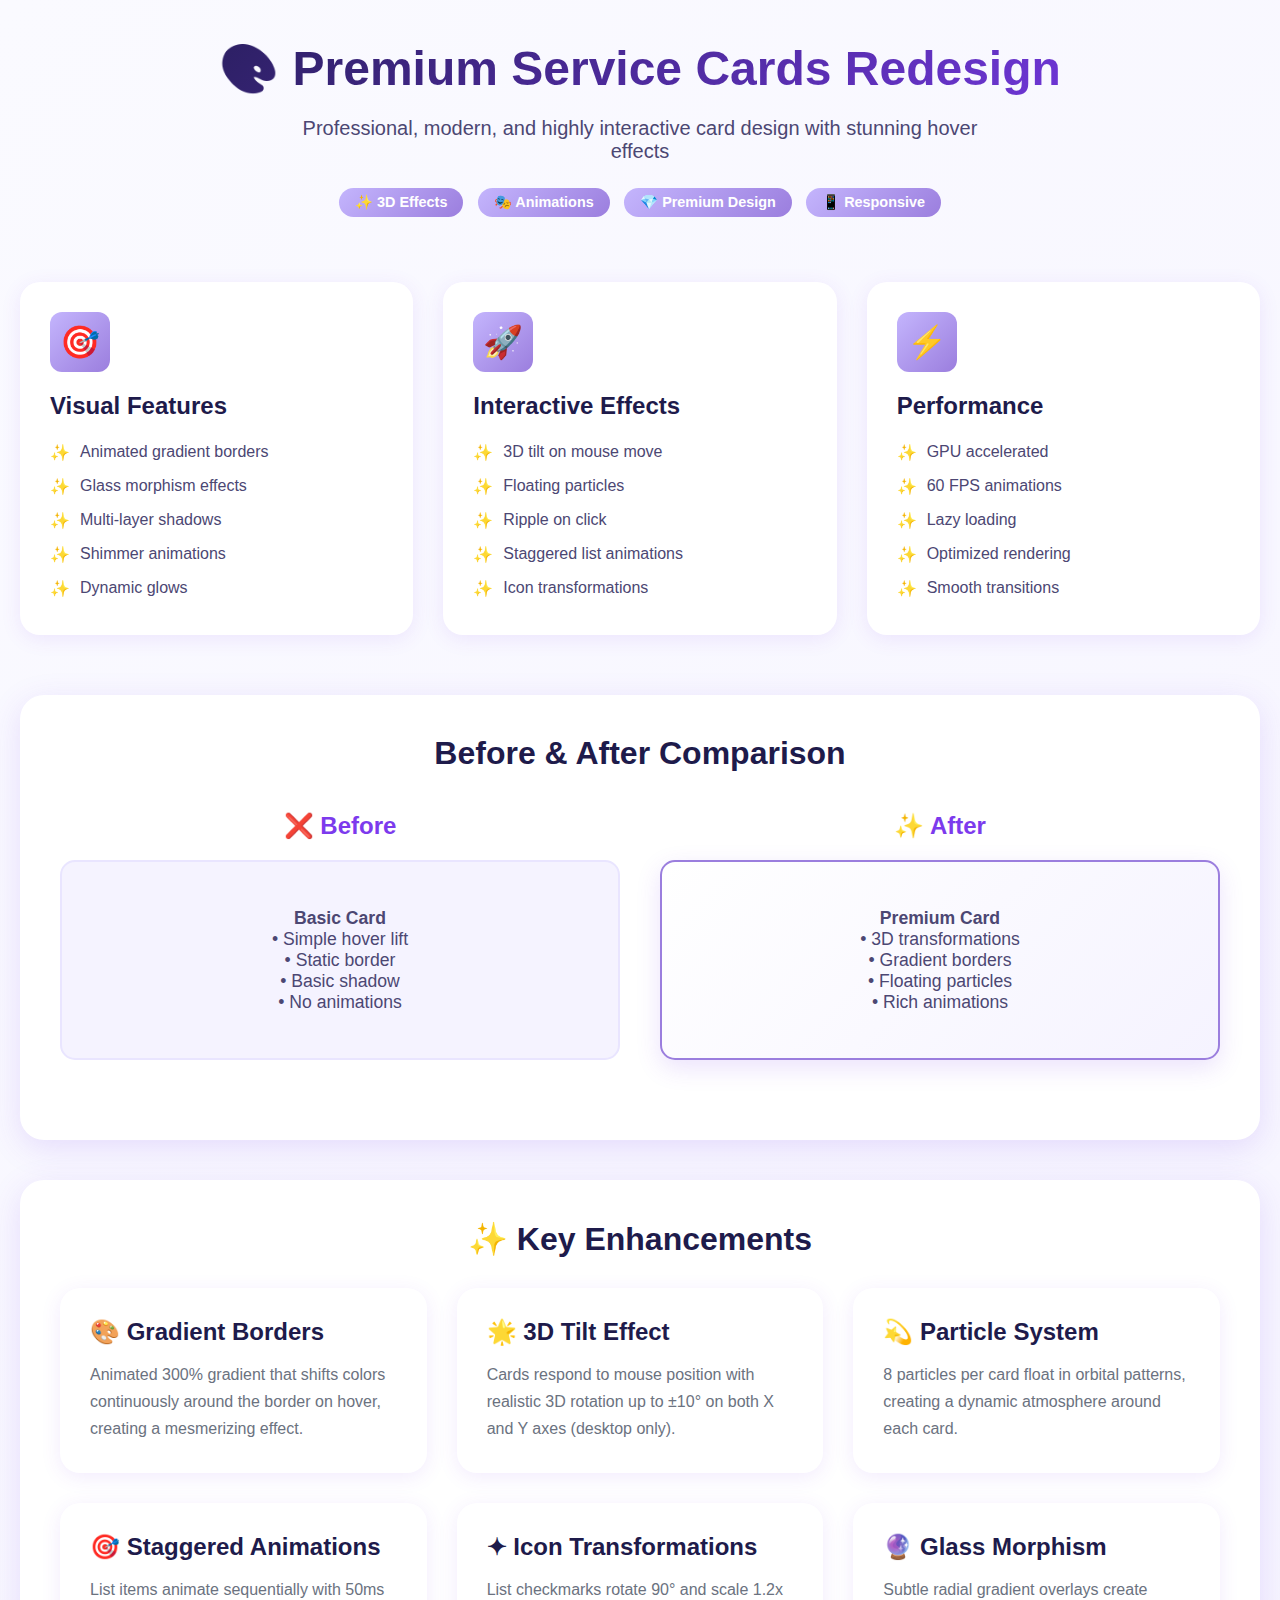
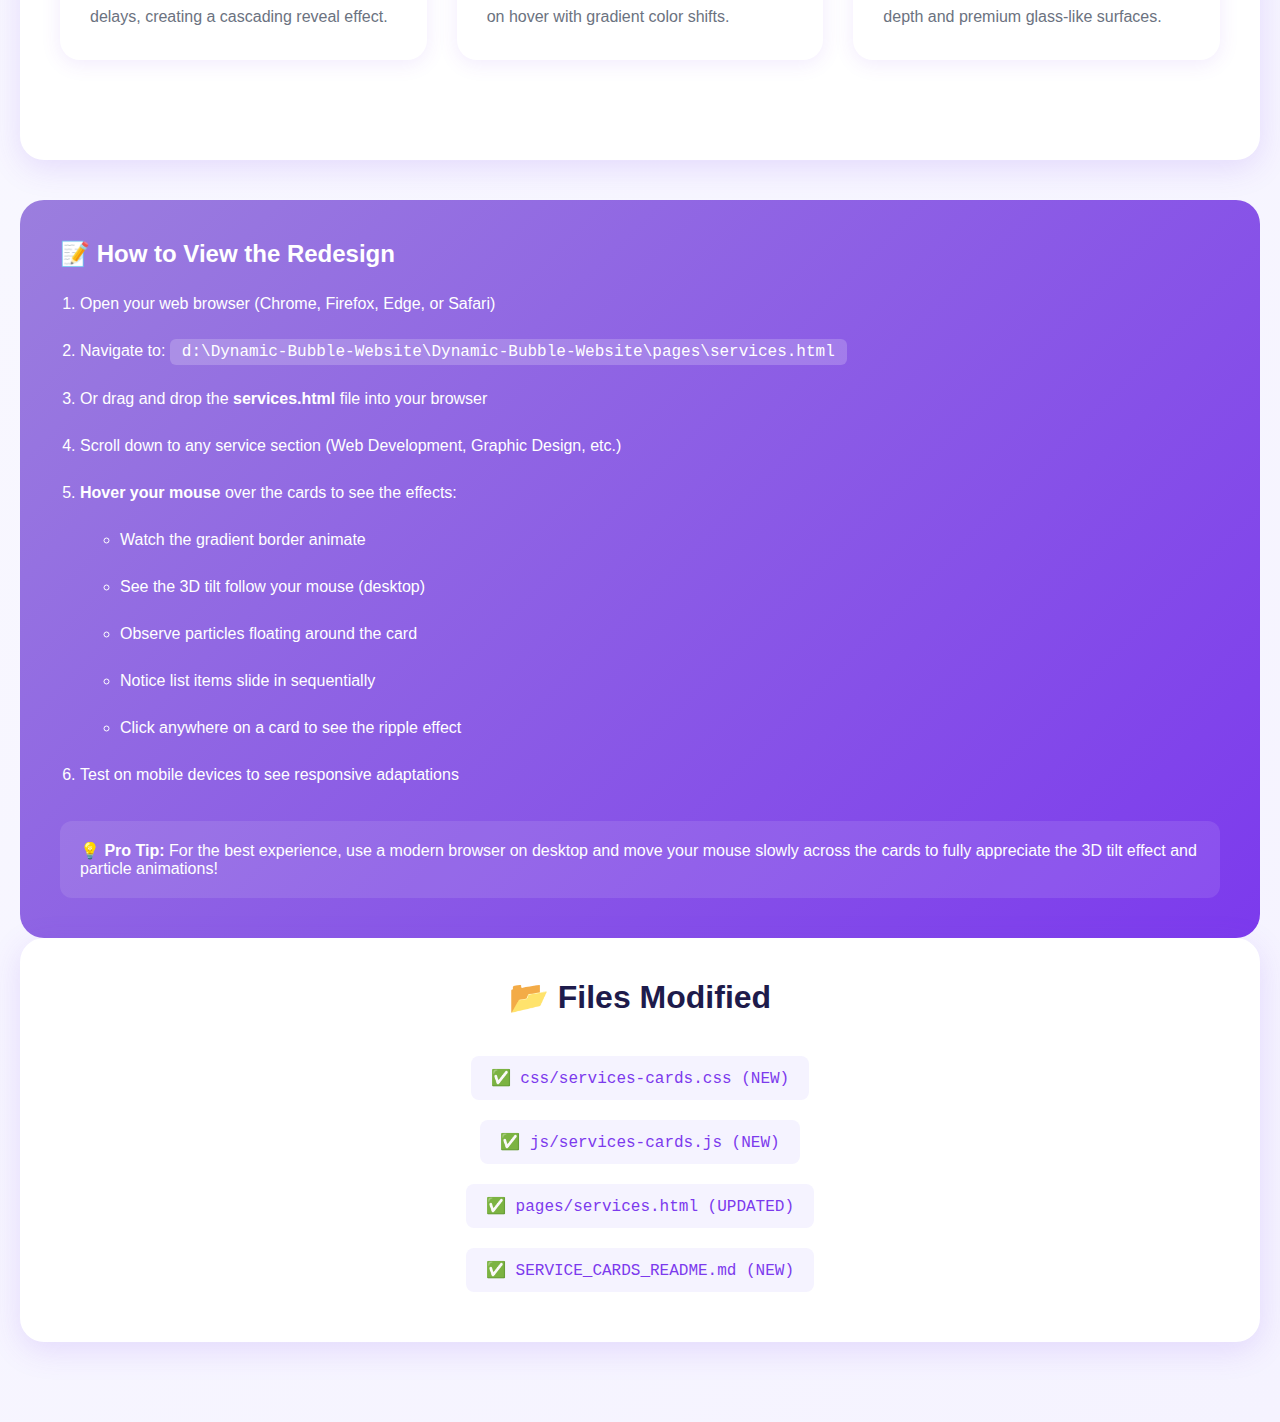
<file: SERVICE_CARDS_PREVIEW.html>
<!DOCTYPE html>
<html lang="en">

<head>
    <meta charset="UTF-8">
    <meta name="viewport" content="width=device-width, initial-scale=1.0">
    <title>Service Cards Redesign - Preview</title>
    <style>
        * {
            margin: 0;
            padding: 0;
            box-sizing: border-box;
        }

        body {
            font-family: 'Inter', -apple-system, BlinkMacSystemFont, 'Segoe UI', sans-serif;
            background: linear-gradient(135deg, #FAFAFF 0%, #F5F3FF 100%);
            padding: 40px 20px;
            min-height: 100vh;
        }

        .container {
            max-width: 1400px;
            margin: 0 auto;
        }

        .header {
            text-align: center;
            margin-bottom: 60px;
        }

        .header h1 {
            font-size: 3rem;
            background: linear-gradient(135deg, #1E1B4B 0%, #7C3AED 100%);
            -webkit-background-clip: text;
            -webkit-text-fill-color: transparent;
            background-clip: text;
            margin-bottom: 20px;
        }

        .header p {
            font-size: 1.25rem;
            color: #4C4773;
            max-width: 700px;
            margin: 0 auto;
        }

        .feature-grid {
            display: grid;
            grid-template-columns: repeat(auto-fit, minmax(300px, 1fr));
            gap: 30px;
            margin-bottom: 60px;
        }

        .feature-card {
            background: white;
            padding: 30px;
            border-radius: 20px;
            box-shadow: 0 4px 20px rgba(124, 58, 237, 0.1);
            transition: transform 0.3s ease, box-shadow 0.3s ease;
        }

        .feature-card:hover {
            transform: translateY(-8px);
            box-shadow: 0 12px 40px rgba(124, 58, 237, 0.2);
        }

        .feature-icon {
            width: 60px;
            height: 60px;
            background: linear-gradient(135deg, #C4B5FD 0%, #9B7EDE 100%);
            border-radius: 12px;
            display: flex;
            align-items: center;
            justify-content: center;
            font-size: 2rem;
            margin-bottom: 20px;
        }

        .feature-card h3 {
            color: #1E1B4B;
            font-size: 1.5rem;
            margin-bottom: 15px;
        }

        .feature-card p {
            color: #6B7280;
            line-height: 1.7;
        }

        .feature-card ul {
            list-style: none;
            margin-top: 15px;
        }

        .feature-card li {
            color: #4C4773;
            padding: 8px 0;
            padding-left: 30px;
            position: relative;
        }

        .feature-card li::before {
            content: '✨';
            position: absolute;
            left: 0;
        }

        .demo-section {
            background: white;
            padding: 40px;
            border-radius: 24px;
            box-shadow: 0 8px 32px rgba(124, 58, 237, 0.15);
            margin-bottom: 40px;
        }

        .demo-section h2 {
            color: #1E1B4B;
            font-size: 2rem;
            margin-bottom: 30px;
            text-align: center;
        }

        .comparison {
            display: grid;
            grid-template-columns: 1fr 1fr;
            gap: 40px;
            margin: 40px 0;
        }

        .comparison-item {
            text-align: center;
        }

        .comparison-item h3 {
            color: #7C3AED;
            margin-bottom: 20px;
            font-size: 1.5rem;
        }

        .comparison-box {
            background: #F5F3FF;
            padding: 30px;
            border-radius: 15px;
            min-height: 200px;
            display: flex;
            align-items: center;
            justify-content: center;
            font-size: 1.1rem;
            color: #4C4773;
        }

        .old-style {
            border: 2px solid #E9E5FF;
        }

        .new-style {
            border: 2px solid #9B7EDE;
            background: linear-gradient(135deg, #ffffff 0%, #F5F3FF 100%);
            box-shadow: 0 8px 24px rgba(124, 58, 237, 0.15);
        }

        .instructions {
            background: linear-gradient(135deg, #9B7EDE 0%, #7C3AED 100%);
            color: white;
            padding: 40px;
            border-radius: 24px;
            margin-top: 40px;
        }

        .instructions h2 {
            margin-bottom: 20px;
        }

        .instructions ol {
            margin-left: 20px;
            line-height: 2;
        }

        .instructions li {
            margin-bottom: 15px;
        }

        code {
            background: rgba(255, 255, 255, 0.2);
            padding: 4px 12px;
            border-radius: 6px;
            font-family: 'Courier New', monospace;
        }

        .badge {
            display: inline-block;
            background: linear-gradient(135deg, #C4B5FD 0%, #9B7EDE 100%);
            color: white;
            padding: 6px 16px;
            border-radius: 20px;
            font-size: 0.9rem;
            font-weight: 600;
            margin: 5px;
        }

        @media (max-width: 768px) {
            .comparison {
                grid-template-columns: 1fr;
            }

            .header h1 {
                font-size: 2rem;
            }
        }
    </style>
</head>

<body>
    <div class="container">
        <div class="header">
            <h1>🎨 Premium Service Cards Redesign</h1>
            <p>Professional, modern, and highly interactive card design with stunning hover effects</p>
            <div style="margin-top: 20px;">
                <span class="badge">✨ 3D Effects</span>
                <span class="badge">🎭 Animations</span>
                <span class="badge">💎 Premium Design</span>
                <span class="badge">📱 Responsive</span>
            </div>
        </div>

        <div class="feature-grid">
            <div class="feature-card">
                <div class="feature-icon">🎯</div>
                <h3>Visual Features</h3>
                <ul>
                    <li>Animated gradient borders</li>
                    <li>Glass morphism effects</li>
                    <li>Multi-layer shadows</li>
                    <li>Shimmer animations</li>
                    <li>Dynamic glows</li>
                </ul>
            </div>

            <div class="feature-card">
                <div class="feature-icon">🚀</div>
                <h3>Interactive Effects</h3>
                <ul>
                    <li>3D tilt on mouse move</li>
                    <li>Floating particles</li>
                    <li>Ripple on click</li>
                    <li>Staggered list animations</li>
                    <li>Icon transformations</li>
                </ul>
            </div>

            <div class="feature-card">
                <div class="feature-icon">⚡</div>
                <h3>Performance</h3>
                <ul>
                    <li>GPU accelerated</li>
                    <li>60 FPS animations</li>
                    <li>Lazy loading</li>
                    <li>Optimized rendering</li>
                    <li>Smooth transitions</li>
                </ul>
            </div>
        </div>

        <div class="demo-section">
            <h2>Before & After Comparison</h2>
            <div class="comparison">
                <div class="comparison-item">
                    <h3>❌ Before</h3>
                    <div class="comparison-box old-style">
                        <div>
                            <strong>Basic Card</strong><br>
                            • Simple hover lift<br>
                            • Static border<br>
                            • Basic shadow<br>
                            • No animations
                        </div>
                    </div>
                </div>
                <div class="comparison-item">
                    <h3>✨ After</h3>
                    <div class="comparison-box new-style">
                        <div>
                            <strong>Premium Card</strong><br>
                            • 3D transformations<br>
                            • Gradient borders<br>
                            • Floating particles<br>
                            • Rich animations
                        </div>
                    </div>
                </div>
            </div>
        </div>

        <div class="demo-section">
            <h2>✨ Key Enhancements</h2>
            <div class="feature-grid" style="margin-top: 30px;">
                <div class="feature-card">
                    <h3>🎨 Gradient Borders</h3>
                    <p>Animated 300% gradient that shifts colors continuously around the border on hover, creating a
                        mesmerizing effect.</p>
                </div>
                <div class="feature-card">
                    <h3>🌟 3D Tilt Effect</h3>
                    <p>Cards respond to mouse position with realistic 3D rotation up to ±10° on both X and Y axes
                        (desktop only).</p>
                </div>
                <div class="feature-card">
                    <h3>💫 Particle System</h3>
                    <p>8 particles per card float in orbital patterns, creating a dynamic atmosphere around each card.
                    </p>
                </div>
                <div class="feature-card">
                    <h3>🎯 Staggered Animations</h3>
                    <p>List items animate sequentially with 50ms delays, creating a cascading reveal effect.</p>
                </div>
                <div class="feature-card">
                    <h3>✦ Icon Transformations</h3>
                    <p>List checkmarks rotate 90° and scale 1.2x on hover with gradient color shifts.</p>
                </div>
                <div class="feature-card">
                    <h3>🔮 Glass Morphism</h3>
                    <p>Subtle radial gradient overlays create depth and premium glass-like surfaces.</p>
                </div>
            </div>
        </div>

        <div class="instructions">
            <h2>📝 How to View the Redesign</h2>
            <ol>
                <li>Open your web browser (Chrome, Firefox, Edge, or Safari)</li>
                <li>Navigate to: <code>d:\Dynamic-Bubble-Website\Dynamic-Bubble-Website\pages\services.html</code></li>
                <li>Or drag and drop the <strong>services.html</strong> file into your browser</li>
                <li>Scroll down to any service section (Web Development, Graphic Design, etc.)</li>
                <li><strong>Hover your mouse</strong> over the cards to see the effects:</li>
                <ul style="margin-left: 40px; margin-top: 10px;">
                    <li>Watch the gradient border animate</li>
                    <li>See the 3D tilt follow your mouse (desktop)</li>
                    <li>Observe particles floating around the card</li>
                    <li>Notice list items slide in sequentially</li>
                    <li>Click anywhere on a card to see the ripple effect</li>
                </ul>
                <li>Test on mobile devices to see responsive adaptations</li>
            </ol>

            <div style="margin-top: 30px; padding: 20px; background: rgba(255,255,255,0.1); border-radius: 12px;">
                <strong>💡 Pro Tip:</strong> For the best experience, use a modern browser on desktop and move your
                mouse slowly across the cards to fully appreciate the 3D tilt effect and particle animations!
            </div>
        </div>

        <div class="demo-section" style="text-align: center;">
            <h2>📂 Files Modified</h2>
            <div style="margin-top: 20px;">
                <code
                    style="background: #F5F3FF; color: #7C3AED; padding: 12px 20px; border-radius: 8px; display: inline-block; margin: 10px;">
                    ✅ css/services-cards.css (NEW)
                </code><br>
                <code
                    style="background: #F5F3FF; color: #7C3AED; padding: 12px 20px; border-radius: 8px; display: inline-block; margin: 10px;">
                    ✅ js/services-cards.js (NEW)
                </code><br>
                <code
                    style="background: #F5F3FF; color: #7C3AED; padding: 12px 20px; border-radius: 8px; display: inline-block; margin: 10px;">
                    ✅ pages/services.html (UPDATED)
                </code><br>
                <code
                    style="background: #F5F3FF; color: #7C3AED; padding: 12px 20px; border-radius: 8px; display: inline-block; margin: 10px;">
                    ✅ SERVICE_CARDS_README.md (NEW)
                </code>
            </div>
        </div>
    </div>
</body>

</html>
</file>
